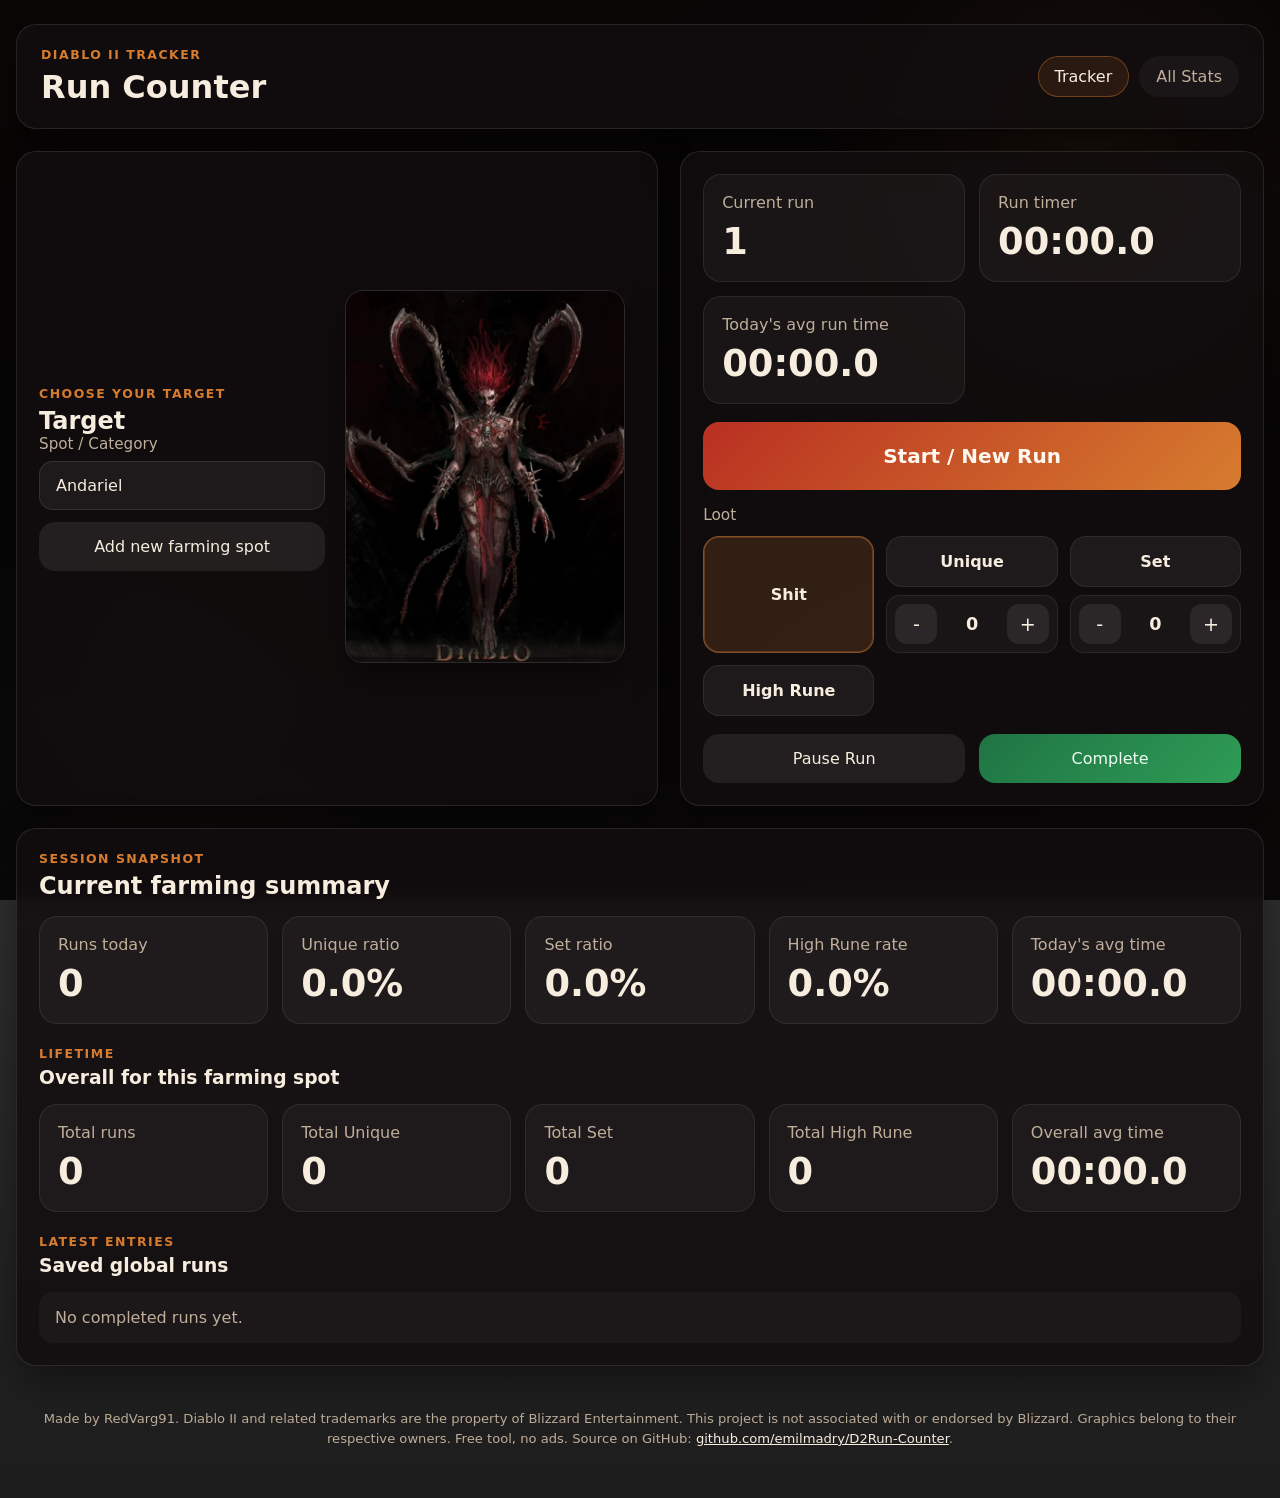
<file: index.html>
<!DOCTYPE html>
<html lang="en">
<head>
  <meta charset="UTF-8" />
  <meta name="viewport" content="width=device-width, initial-scale=1.0" />
  <title>Diablo II Run Counter</title>
  <link rel="stylesheet" href="styles.css" />
</head>
<body data-page="home">
  <div class="page-shell">
    <header class="topbar glass">
      <div>
        <p class="eyebrow">Diablo II Tracker</p>
        <h1>Run Counter</h1>
      </div>
      <nav class="topnav">
        <a class="nav-link active" href="index.html">Tracker</a>
        <a class="nav-link" href="stats.html">All Stats</a>
      </nav>
    </header>

    <main class="home-layout">
      <section class="spot-panel glass">
        <div class="spot-copy">
          <p class="eyebrow">Choose your target</p>
          <h2>Target</h2>
          <label class="field-label" for="farmSpot">Spot / Category</label>
          <select id="farmSpot" class="spot-select"></select>
          <button id="addSpotButton" class="secondary-button add-spot-button" type="button">Add new farming spot</button>

          <div id="rushDifficultyWrap" class="rush-config is-hidden" aria-hidden="true">
            <label class="field-label" for="rushDifficulty">Rush difficulty</label>
            <select id="rushDifficulty" class="spot-select">
              <option value="normal">Normal</option>
              <option value="nightmare">Nightmare</option>
              <option value="hell">Hell</option>
            </select>
          </div>
        </div>

        <div class="spot-art-wrap">
          <img id="spotImage" class="spot-art" src="assets/spots/andariel.png" alt="Selected target" />
        </div>
      </section>

      <section class="tracker-panel glass">
        <div class="run-meta">
          <div class="metric-card">
            <span class="metric-label" id="currentRunLabel">Current run</span>
            <strong id="currentRunNumber">1</strong>
          </div>
          <div class="metric-card">
            <span class="metric-label" id="timerLabel">Run timer</span>
            <strong id="runTimer">00:00.0</strong>
          </div>
          <div class="metric-card">
            <span class="metric-label" id="todayAvgLabel">Today's avg run time</span>
            <strong id="todayAverage">00:00.0</strong>
          </div>
        </div>

        <button id="newRunButton" class="primary-run-button">Start / New Run</button>

        <section id="lootSection" class="loot-section">
          <p class="section-label">Loot</p>
          <div class="loot-grid loot-grid-6">
            <button class="loot-button loot-shit active" data-loot="shit" type="button">Shit</button>

            <div id="uniqueDropControl" class="key-drop-control" aria-hidden="false">
              <button id="uniqueToggleButton" class="loot-button key-toggle-button" type="button">Unique</button>
              <div class="key-stepper">
                <button id="uniqueMinusButton" class="stepper-button" type="button">-</button>
                <strong id="uniqueCountDisplay">0</strong>
                <button id="uniquePlusButton" class="stepper-button" type="button">+</button>
              </div>
            </div>

            <div id="setDropControl" class="key-drop-control" aria-hidden="false">
              <button id="setToggleButton" class="loot-button key-toggle-button" type="button">Set</button>
              <div class="key-stepper">
                <button id="setMinusButton" class="stepper-button" type="button">-</button>
                <strong id="setCountDisplay">0</strong>
                <button id="setPlusButton" class="stepper-button" type="button">+</button>
              </div>
            </div>

            <button class="loot-button" data-loot="highRune" type="button">High Rune</button>

            <div id="keyDropControl" class="key-drop-control is-hidden" aria-hidden="true">
              <button id="keyToggleButton" class="loot-button key-toggle-button" type="button">Key</button>
              <div class="key-stepper">
                <button id="keyMinusButton" class="stepper-button" type="button">-</button>
                <strong id="keyCountDisplay">0</strong>
                <button id="keyPlusButton" class="stepper-button" type="button">+</button>
              </div>
            </div>

            <div id="heraldDropControl" class="key-drop-control is-hidden" aria-hidden="true">
              <button id="heraldToggleButton" class="loot-button key-toggle-button active" type="button" disabled>Heralds Killed</button>
              <div class="key-stepper">
                <button id="heraldMinusButton" class="stepper-button" type="button">-</button>
                <strong id="heraldCountDisplay">0</strong>
                <button id="heraldPlusButton" class="stepper-button" type="button">+</button>
              </div>
            </div>
          </div>
        </section>

        <section id="rushVisualSection" class="rush-visual-section is-hidden" aria-hidden="true">
          <img id="rushVisualImage" class="rush-visual-image" src="assets/tomb_symbols.png" alt="Rush tomb symbols" />
        </section>

        <div class="run-actions">
          <button id="pauseRunButton" class="secondary-button" type="button">Pause Run</button>
          <button id="completeRunButton" class="success-button" type="button">Complete</button>
        </div>
      </section>

      <section class="summary-panel glass">
        <div class="section-head">
          <div>
            <p class="eyebrow">Session snapshot</p>
            <h2 id="summaryHeading">Current selection summary</h2>
          </div>
        </div>

        <div id="farmSummary" class="summary-mode">
          <div class="summary-grid">
            <article class="summary-card">
              <span>Runs today</span>
              <strong id="summaryRunsToday">0</strong>
            </article>
            <article class="summary-card">
              <span>Unique ratio</span>
              <strong id="summaryUniqueRate">0%</strong>
            </article>
            <article class="summary-card">
              <span>Set ratio</span>
              <strong id="summarySetRate">0%</strong>
            </article>
            <article class="summary-card">
              <span>High Rune rate</span>
              <strong id="summaryHighRuneRate">0%</strong>
            </article>
            <article class="summary-card" id="summaryKeyRateCard">
              <span>Key ratio</span>
              <strong id="summaryKeyRate">N/A</strong>
            </article>
            <article class="summary-card" id="summaryKeysCard">
              <span># of keys</span>
              <strong id="summaryKeys">N/A</strong>
            </article>
            <article class="summary-card" id="summaryHeraldCountCard">
              <span>Heralds Killed</span>
              <strong id="summaryHeraldCount">N/A</strong>
            </article>
            <article class="summary-card">
              <span>Today's avg time</span>
              <strong id="summaryTodayAvg">00:00.0</strong>
            </article>
          </div>

          <div class="section-head compact">
            <div>
              <p class="eyebrow">Lifetime</p>
              <h3>Overall for this farming spot</h3>
            </div>
          </div>

          <div class="summary-grid compact-grid">
            <article class="summary-card compact">
              <span>Total runs</span>
              <strong id="overallRuns">0</strong>
            </article>
            <article class="summary-card compact">
              <span>Total Unique</span>
              <strong id="overallUnique">0</strong>
            </article>
            <article class="summary-card compact">
              <span>Total Set</span>
              <strong id="overallSet">0</strong>
            </article>
            <article class="summary-card compact">
              <span>Total High Rune</span>
              <strong id="overallHighRune">0</strong>
            </article>
            <article class="summary-card compact" id="overallKeysCard">
              <span># of keys</span>
              <strong id="overallKeys">N/A</strong>
            </article>
            <article class="summary-card compact" id="overallKeyRateCard">
              <span>Key ratio</span>
              <strong id="overallKeyRate">N/A</strong>
            </article>
            <article class="summary-card compact" id="overallHeraldCountCard">
              <span>Heralds Killed</span>
              <strong id="overallHeraldCount">N/A</strong>
            </article>
            <article class="summary-card compact">
              <span>Overall avg time</span>
              <strong id="overallAverage">00:00.0</strong>
            </article>
          </div>

          <div class="recent-runs-wrap">
            <div class="section-head compact">
              <div>
                <p class="eyebrow">Latest entries</p>
                <h3>Saved global runs</h3>
              </div>
            </div>
            <div id="recentRunsFarm" class="recent-runs empty-state">No completed runs yet.</div>
          </div>
        </div>

        <div id="rushSummary" class="summary-mode is-hidden">
          <div class="summary-grid">
            <article class="summary-card">
              <span>Rushes today</span>
              <strong id="rushSummaryTodayCount">0</strong>
            </article>
            <article class="summary-card">
              <span>Today's avg time</span>
              <strong id="rushSummaryTodayAvg">00:00.0</strong>
            </article>
            <article class="summary-card">
              <span>Today's fastest time</span>
              <strong id="rushSummaryTodayFastest">00:00.0</strong>
            </article>
            <article class="summary-card">
              <span>Total rushes</span>
              <strong id="rushSummaryOverallCount">0</strong>
            </article>
            <article class="summary-card">
              <span>Overall avg time</span>
              <strong id="rushSummaryOverallAvg">00:00.0</strong>
            </article>
            <article class="summary-card">
              <span>Fastest time</span>
              <strong id="rushSummaryOverallFastest">00:00.0</strong>
            </article>
          </div>

          <div class="recent-runs-wrap">
            <div class="section-head compact">
              <div>
                <p class="eyebrow">Latest entries</p>
                <h3>Saved rushes</h3>
              </div>
            </div>
            <div id="recentRunsRush" class="recent-runs empty-state">No completed rushes yet.</div>
          </div>
        </div>
      </section>
    </main>

    <footer class="app-footer" data-shared-footer></footer>
  </div>

  <div id="sessionModal" class="modal is-hidden" aria-hidden="true">
  <div class="modal-backdrop"></div>
  <div class="modal-dialog glass">
    <div class="modal-head">
      <div>
        <p class="eyebrow">Session complete</p>
        <h2>Review this session</h2>
      </div>
    </div>
    <div id="sessionModalBody" class="modal-body"></div>
    <div class="modal-actions">
      <button id="discardSessionButton" class="secondary-button" type="button">Discard</button>
      <button id="saveSessionButton" class="success-button" type="button">Save Session</button>
    </div>
  </div>
</div>

  <script src="shared.js"></script>
  <script src="app.js"></script>
</body>
</html>
</file>
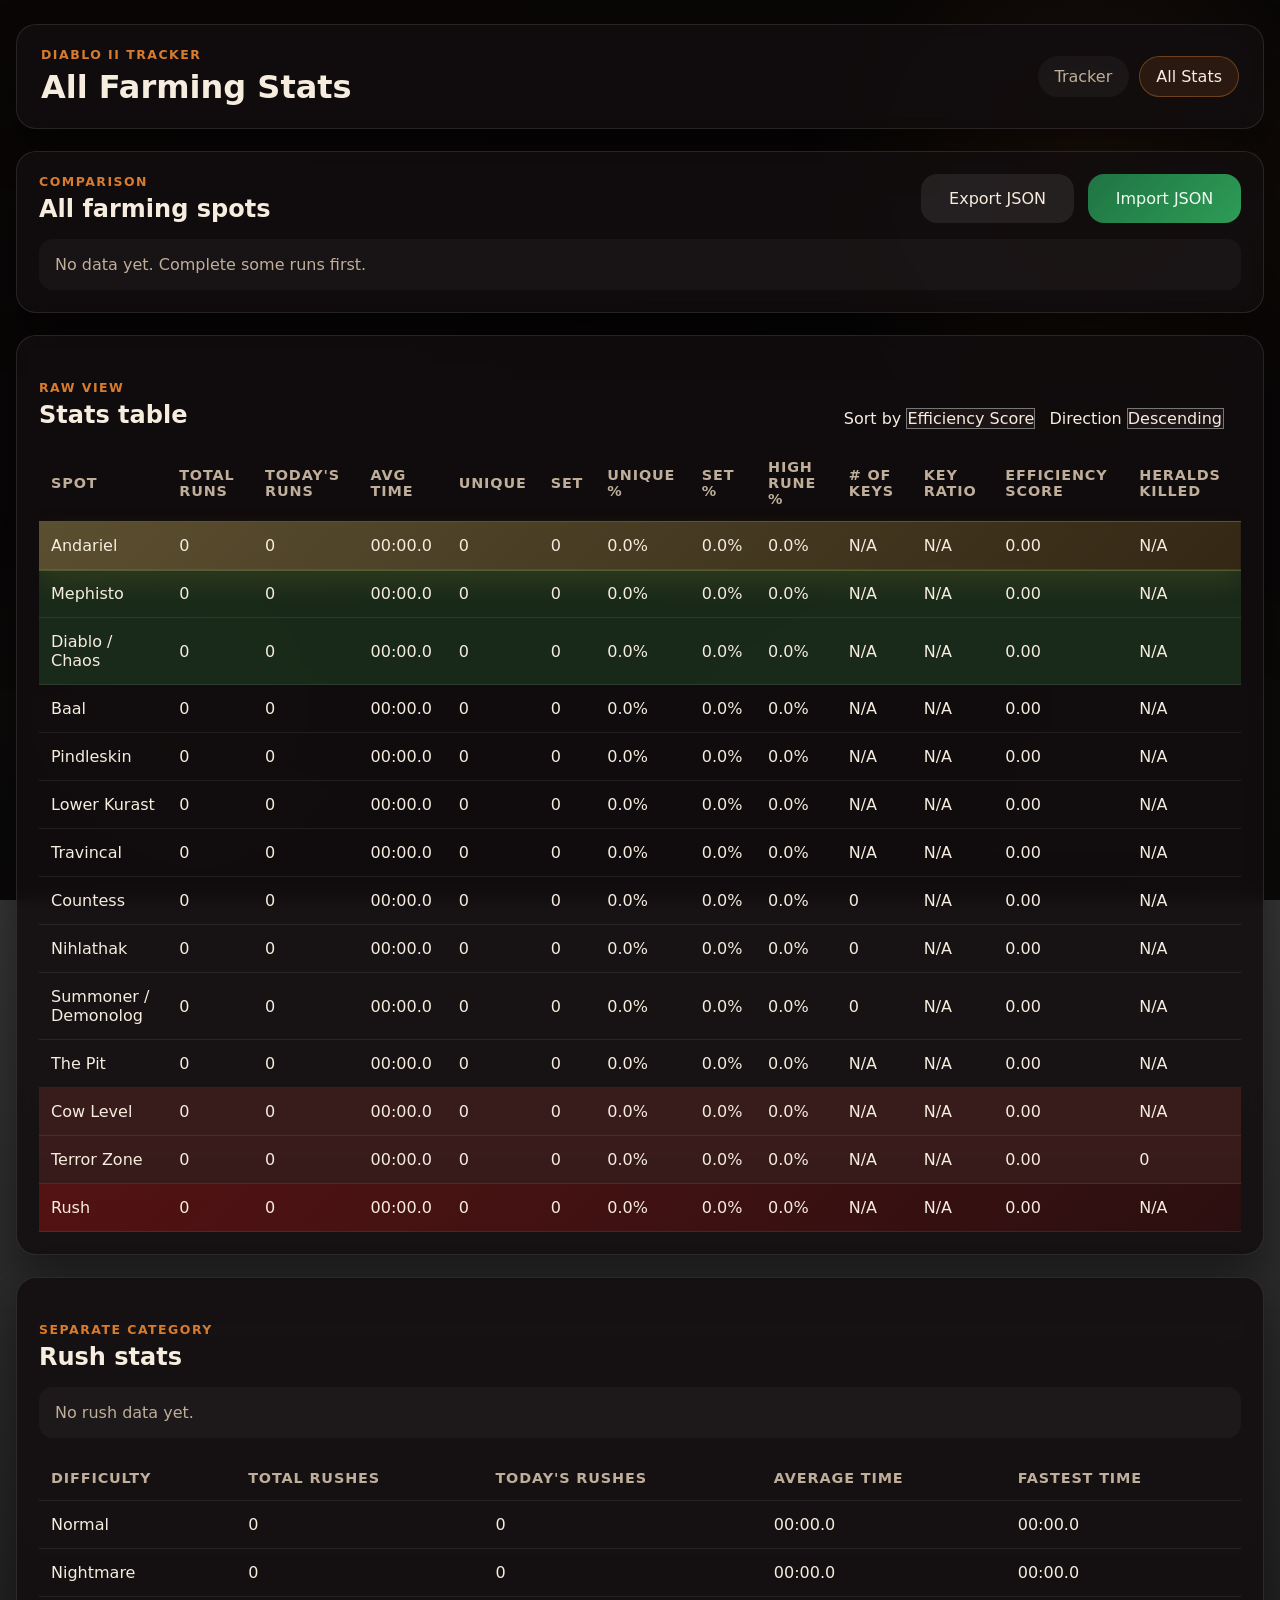
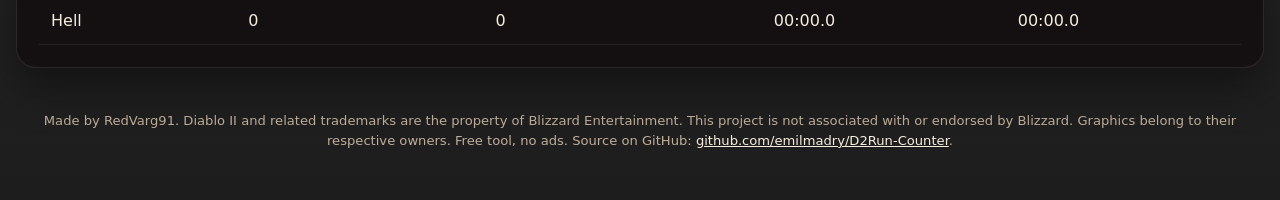
<file: stats.html>
<!DOCTYPE html>
<html lang="en">
<head>
  <meta charset="UTF-8" />
  <meta name="viewport" content="width=device-width, initial-scale=1.0" />
  <title>Diablo II Run Counter - Stats</title>
  <link rel="stylesheet" href="styles.css" />
</head>
<body data-page="stats">
  <div class="page-shell">
    <header class="topbar glass">
      <div>
        <p class="eyebrow">Diablo II Tracker</p>
        <h1>All Farming Stats</h1>
      </div>
      <nav class="topnav">
        <a class="nav-link" href="index.html">Tracker</a>
        <a class="nav-link active" href="stats.html">All Stats</a>
      </nav>
    </header>

    <main class="stats-layout">
      <section class="leaderboard-panel glass">
        <div class="section-head">
          <div>
            <p class="eyebrow">Comparison</p>
            <h2>All farming spots</h2>
          </div>
          <div class="backup-row backup-row-tight">
            <button id="exportJsonButton" class="secondary-button">Export JSON</button>
            <label class="import-label success-button">
              Import JSON
              <input id="importJsonInput" type="file" accept="application/json" hidden />
            </label>
          </div>
        </div>
        <div id="statsCards" class="stats-cards"></div>
      </section>

      <section class="table-panel glass">
        <div class="section-head compact table-header-controls">
          <div>
            <p class="eyebrow">Raw view</p>
            <h2>Stats table</h2>
          </div>
          <div class="table-filters">
            <label>
              <span>Sort by</span>
              <select id="sortBy">
                <option value="efficiencyPerMinute">Efficiency Score</option>
                <option value="totalRuns">Total Runs</option>
                <option value="todayRuns">Today's Runs</option>
                <option value="averageTimeMs">Average Time</option>
                <option value="uniqueCount">Unique</option>
                <option value="setCount">Set</option>
                <option value="uniqueRate">Unique %</option>
                <option value="setRate">Set %</option>
                <option value="highRuneRate">High Rune %</option>
                <option value="keyCount"># of Keys</option>
                <option value="keyRate">Key Ratio</option>
                <option value="heraldCount">Heralds Killed</option>
                <option value="spotName">Spot Name</option>
              </select>
            </label>
            <label>
              <span>Direction</span>
              <select id="sortDirection">
                <option value="desc">Descending</option>
                <option value="asc">Ascending</option>
              </select>
            </label>
          </div>
        </div>
        <div class="table-wrap">
          <table>
            <thead>
              <tr>
                <th>Spot</th>
                <th>Total Runs</th>
                <th>Today's Runs</th>
                <th>Avg Time</th>
                <th>Unique</th>
                <th>Set</th>
                <th>Unique %</th>
                <th>Set %</th>
                <th>High Rune %</th>
                <th># of Keys</th>
                <th>Key Ratio</th>
                <th>Efficiency Score</th>
                <th>Heralds Killed</th>
              </tr>
            </thead>
            <tbody id="statsTableBody"></tbody>
          </table>
        </div>
      </section>

      <section class="table-panel glass">
        <div class="section-head compact">
          <div>
            <p class="eyebrow">Separate category</p>
            <h2>Rush stats</h2>
          </div>
        </div>
        <div id="rushCards" class="stats-cards rush-cards"></div>
        <div class="table-wrap rush-table-wrap">
          <table>
            <thead>
              <tr>
                <th>Difficulty</th>
                <th>Total Rushes</th>
                <th>Today's Rushes</th>
                <th>Average Time</th>
                <th>Fastest Time</th>
              </tr>
            </thead>
            <tbody id="rushTableBody"></tbody>
          </table>
        </div>
      </section>
    </main>

    <footer class="app-footer" data-shared-footer></footer>
  </div>

  <script src="shared.js"></script>
  <script src="stats.js"></script>
</body>
</html>
</file>
<file: styles.css>
:root {
  --bg: #0d0a0b;
  --panel: rgba(19, 14, 15, 0.84);
  --panel-strong: rgba(30, 20, 21, 0.95);
  --border: rgba(255, 255, 255, 0.1);
  --text: #f6eddf;
  --muted: #bfae9a;
  --accent: #d77c2f;
  --accent-2: #b93021;
  --green: #398a43;
  --green-soft: rgba(57, 138, 67, 0.24);
  --red: #a33c34;
  --red-soft: rgba(163, 60, 52, 0.24);
  --gold-1: #f9de7e;
  --gold-2: #d8a93b;
  --blood: #c51313;
  --shadow: 0 18px 45px rgba(0, 0, 0, 0.45);
  --radius: 20px;
}

* {
  box-sizing: border-box;
}

body {
  margin: 0;
  min-height: 100vh;
  font-family: Inter, system-ui, -apple-system, BlinkMacSystemFont, "Segoe UI", sans-serif;
  color: var(--text);
  background:
    linear-gradient(rgba(5, 4, 4, 0.7), rgba(5, 4, 4, 0.9)),
    url("assets/ui/background.svg") center/cover fixed;
}

a {
  color: inherit;
  text-decoration: none;
}

button,
select,
input {
  font: inherit;
}

.page-shell {
  width: min(1260px, calc(100% - 32px));
  margin: 24px auto;
}

.app-footer {
  margin: 18px auto 0;
  padding: 12px 18px;
  max-width: 1260px;
  font-size: 0.82rem;
  line-height: 1.5;
  color: var(--muted);
  text-align: center;
}

.app-footer a {
  color: var(--text);
  text-decoration: underline;
}

.glass {
  background: var(--panel);
  border: 1px solid var(--border);
  box-shadow: var(--shadow);
  backdrop-filter: blur(8px);
}

.topbar {
  display: flex;
  justify-content: space-between;
  align-items: center;
  gap: 20px;
  padding: 22px 24px;
  border-radius: var(--radius);
  margin-bottom: 22px;
}

.topbar h1,
.section-head h2,
.section-head h3,
.spot-copy h2 {
  margin: 0;
}

.eyebrow {
  margin: 0 0 6px;
  color: var(--accent);
  text-transform: uppercase;
  letter-spacing: 0.12em;
  font-size: 0.78rem;
  font-weight: 700;
}

.topnav {
  display: flex;
  gap: 10px;
  flex-wrap: wrap;
}

.nav-link {
  padding: 10px 16px;
  border-radius: 999px;
  background: rgba(255, 255, 255, 0.04);
  border: 1px solid transparent;
  color: var(--muted);
}

.nav-link.active {
  color: var(--text);
  border-color: rgba(215, 124, 47, 0.4);
  background: rgba(215, 124, 47, 0.12);
}

.home-layout,
.stats-layout {
  display: grid;
  gap: 22px;
}

.home-layout {
  grid-template-columns: 1.1fr 1fr;
  grid-template-areas:
    "spot tracker"
    "summary summary";
}

.spot-panel,
.tracker-panel,
.summary-panel,
.stats-controls,
.leaderboard-panel,
.table-panel {
  border-radius: var(--radius);
  padding: 22px;
}

.spot-panel {
  grid-area: spot;
  display: grid;
  grid-template-columns: 1fr minmax(220px, 290px);
  gap: 20px;
  align-items: center;
}

.tracker-panel {
  grid-area: tracker;
}

.summary-panel {
  grid-area: summary;
}

.spot-select,
.controls-grid select {
  width: 100%;
  border-radius: 14px;
  border: 1px solid var(--border);
  background: rgba(255, 255, 255, 0.06);
  color: var(--text);
  padding: 14px 16px;
}

.field-label,
.controls-grid span {
  display: block;
  margin-bottom: 8px;
  color: var(--muted);
  font-size: 0.95rem;
}

.spot-description,
.helper-text {
  color: var(--muted);
  line-height: 1.5;
}

.spot-art-wrap {
  justify-self: end;
}

.spot-art {
  width: min(100%, 280px);
  aspect-ratio: 3 / 4;
  object-fit: cover;
  border-radius: 18px;
  border: 1px solid rgba(255,255,255,0.12);
  box-shadow: 0 16px 30px rgba(0,0,0,0.38);
}

.run-meta,
.summary-grid,
.controls-grid,
.backup-row,
.run-actions {
  display: grid;
  gap: 14px;
}

.run-meta,
.summary-grid {
  grid-template-columns: repeat(auto-fit, minmax(180px, 1fr));
}

.metric-card,
.summary-card {
  padding: 18px;
  border-radius: 18px;
  background: rgba(255,255,255,0.04);
  border: 1px solid rgba(255,255,255,0.08);
}

.metric-card strong,
.summary-card strong {
  display: block;
  margin-top: 8px;
  font-size: clamp(1.4rem, 3vw, 2.3rem);
}

.metric-label,
.summary-card span {
  color: var(--muted);
}

.primary-run-button,
.secondary-button,
.success-button,
.loot-button,
.import-label {
  border: 0;
  border-radius: 16px;
  padding: 15px 18px;
  cursor: pointer;
  transition: transform 0.15s ease, filter 0.15s ease, background 0.15s ease;
}

.primary-run-button {
  width: 100%;
  margin: 18px 0 12px;
  padding: 22px;
  font-size: 1.25rem;
  font-weight: 800;
  color: #fff9f1;
  background: linear-gradient(135deg, #b93021, #d77c2f);
}

.secondary-button {
  background: rgba(255,255,255,0.08);
  color: var(--text);
}

.success-button {
  background: linear-gradient(135deg, #1f7443, #2e9c56);
  color: #eefcf0;
}

.import-label {
  display: inline-flex;
  align-items: center;
  justify-content: center;
}

.primary-run-button:hover,
.secondary-button:hover,
.success-button:hover,
.loot-button:hover,
.import-label:hover {
  transform: translateY(-1px);
  filter: brightness(1.05);
}

.loot-section {
  margin-top: 4px;
}

.section-label {
  margin: 0 0 12px;
  font-size: 0.96rem;
  color: var(--muted);
}

.loot-grid {
  display: grid;
  grid-template-columns: repeat(3, 1fr);
  gap: 12px;
}

.loot-button {
  background: rgba(255,255,255,0.06);
  color: var(--text);
  border: 1px solid rgba(255,255,255,0.08);
  font-weight: 700;
}

.loot-button.active {
  border-color: rgba(215,124,47,0.6);
  background: rgba(215,124,47,0.22);
  box-shadow: inset 0 0 0 1px rgba(215,124,47,0.28);
}

.loot-button.loot-shit.active {
  background: rgba(121, 72, 38, 0.34);
  border-color: rgba(182, 114, 58, 0.6);
}

.run-actions,
.backup-row {
  grid-template-columns: repeat(auto-fit, minmax(150px, 1fr));
  margin-top: 18px;
}

.section-head {
  display: flex;
  justify-content: space-between;
  align-items: center;
  gap: 16px;
  margin-bottom: 16px;
}

.section-head.compact {
  margin-top: 22px;
}

.compact-grid {
  grid-template-columns: repeat(auto-fit, minmax(150px, 1fr));
}

.recent-runs {
  display: grid;
  gap: 12px;
}

.recent-run-item,
.stats-card {
  background: rgba(255,255,255,0.04);
  border: 1px solid rgba(255,255,255,0.08);
  border-radius: 18px;
  padding: 16px;
}

.recent-run-row,
.stats-card-top {
  display: flex;
  align-items: center;
  gap: 12px;
  margin-bottom: 12px;
  position: relative;
}

.stats-card-top h3 {
  flex: 1;
  margin: 0;
}

.reset-card-btn {
  background: none;
  border: none;
  color: var(--muted);
  cursor: pointer;
  font-size: 1.2rem;
  padding: 4px 8px;
  transition: color 0.15s ease;
  flex-shrink: 0;
}

.reset-card-btn:hover {
  color: var(--accent-2);
}

.stats-card-grid {
  display: grid;
  gap: 10px;
}

.hidden-col {
  display: none;
}

.recent-run-row {
  grid-template-columns: repeat(auto-fit, minmax(130px, 1fr));
}

.recent-run-item .title,
.stats-card h3 {
  margin: 0 0 10px;
}

.empty-state {
  color: var(--muted);
  padding: 16px;
  border-radius: 14px;
  background: rgba(255,255,255,0.03);
}

.stats-cards {
  display: grid;
  grid-template-columns: repeat(auto-fit, minmax(240px, 1fr));
  gap: 16px;
}

.stats-card-grid {
  grid-template-columns: repeat(2, minmax(0, 1fr));
}

.stats-card-grid > div {
  display: flex;
  flex-direction: column;
  gap: 4px;
}

.stats-card .mini {
  color: var(--muted);
  font-size: 0.92rem;
}

.table-wrap {
  overflow-x: auto;
}

.table-wrap table {
  width: 100%;
  border-collapse: collapse;
}

.table-wrap th,
.table-wrap td {
  text-align: left;
  padding: 14px 12px;
  border-bottom: 1px solid rgba(255,255,255,0.08);
}

.table-wrap th {
  color: var(--muted);
  font-size: 0.9rem;
  text-transform: uppercase;
  letter-spacing: 0.06em;
  cursor: pointer;
  transition: color 0.15s ease, background 0.15s ease;
}

.table-wrap th:hover {
  color: var(--text);
  background: rgba(255, 255, 255, 0.04);
}

.rank-top {
  background: var(--green-soft);
}

.rank-bottom {
  background: var(--red-soft);
}

.rank-best {
  background: linear-gradient(135deg, rgba(249, 222, 126, 0.32), rgba(216, 169, 59, 0.18));
  border-color: rgba(249, 222, 126, 0.46);
  box-shadow: 0 0 0 1px rgba(249,222,126,0.25), 0 12px 28px rgba(216,169,59,0.15);
}

.rank-worst {
  background: linear-gradient(135deg, rgba(197, 19, 19, 0.35), rgba(120, 7, 7, 0.22));
  border-color: rgba(197, 19, 19, 0.45);
}

.status-chip {
  display: inline-flex;
  align-items: center;
  gap: 6px;
  width: fit-content;
  padding: 6px 10px;
  border-radius: 999px;
  font-size: 0.78rem;
  font-weight: 700;
}

.status-chip.best { background: rgba(249, 222, 126, 0.18); color: var(--gold-1); }
.status-chip.top { background: rgba(57, 138, 67, 0.18); color: #79d986; }
.status-chip.bottom { background: rgba(163, 60, 52, 0.18); color: #e28d83; }
.status-chip.worst { background: rgba(197, 19, 19, 0.18); color: #ff7f7f; }
.status-chip.neutral { background: rgba(255,255,255,0.08); color: var(--muted); }

@media (max-width: 980px) {
  .home-layout {
    grid-template-columns: 1fr;
    grid-template-areas:
      "spot"
      "tracker"
      "summary";
  }

  .spot-panel {
    grid-template-columns: 1fr;
  }

  .spot-art-wrap {
    justify-self: start;
  }
}

@media (max-width: 640px) {
  .page-shell {
    width: min(100% - 18px, 100%);
    margin: 10px auto 24px;
  }

  .topbar,
  .spot-panel,
  .tracker-panel,
  .summary-panel,
  .stats-controls,
  .leaderboard-panel,
  .table-panel {
    padding: 16px;
    border-radius: 18px;
  }

  .topbar {
    flex-direction: column;
    align-items: stretch;
  }

  .loot-grid {
    grid-template-columns: 1fr;
  }
}


select {
  appearance: none;
}

select, select option {
  background: #1c1415;
  color: #f6eddf;
}

select:focus {
  outline: 2px solid rgba(215, 124, 47, 0.45);
  outline-offset: 1px;
}

.loot-grid-4 {
  grid-template-columns: repeat(4, minmax(0, 1fr));
  align-items: stretch;
}

.key-drop-control {
  display: grid;
  grid-template-columns: 1fr;
  gap: 8px;
  min-width: 0;
}

.key-drop-control.is-hidden {
  display: none;
}

.key-toggle-button {
  width: 100%;
}

.key-stepper {
  display: grid;
  grid-template-columns: 42px 1fr 42px;
  align-items: center;
  gap: 8px;
  border-radius: 14px;
  border: 1px solid rgba(255,255,255,0.08);
  background: rgba(255,255,255,0.04);
  padding: 8px;
}

.stepper-button {
  border: 0;
  border-radius: 12px;
  min-height: 40px;
  cursor: pointer;
  background: rgba(255,255,255,0.08);
  color: var(--text);
  font-size: 1.2rem;
}

#keyCountDisplay {
  text-align: center;
  font-size: 1.1rem;
}

.backup-row-tight {
  margin-top: 0;
  min-width: min(100%, 320px);
}

.table-header-controls {
  align-items: end;
}

.table-filters {
  display: grid;
  grid-template-columns: repeat(2, minmax(170px, 1fr));
  gap: 14px;
  min-width: min(100%, 380px);
}

.table-filters label,
.controls-grid label {
  display: block;
}

.mini-label {
  display: block;
  color: var(--muted);
  margin-bottom: 6px;
  font-size: 0.9rem;
}

@media (max-width: 900px) {
  .loot-grid-4,
  .table-filters {
    grid-template-columns: 1fr;
  }

  .table-header-controls,
  .section-head {
    align-items: stretch;
  }
}


.rush-config {
  margin-top: 14px;
}

.primary-run-button.is-disabled,
.primary-run-button:disabled {
  cursor: not-allowed;
  filter: grayscale(0.2) brightness(0.8);
  opacity: 0.72;
  transform: none;
}

.summary-mode {
  display: block;
}

.rush-cards {
  margin-bottom: 18px;
}

.rush-table-wrap {
  margin-top: 8px;
}


.herald-stepper {
  max-width: 260px;
}

#heraldCountDisplay {
  text-align: center;
  font-size: 1.1rem;
}


.loot-button:disabled {
  cursor: default;
  opacity: 1;
}

.is-hidden {
  display: none !important;
  pointer-events: none !important;
}

.rush-visual-section {
  margin-top: 12px;
}

.rush-visual-image {
  display: block;
  width: 100%;
  max-width: 100%;
  height: auto;
  border-radius: 16px;
  border: 1px solid rgba(255,255,255,0.08);
  background: rgba(255,255,255,0.03);
  box-shadow: 0 12px 24px rgba(0,0,0,0.24);
}




.modal {
  position: fixed;
  inset: 0;
  z-index: 1000;
  display: grid;
  place-items: center;
  padding: 20px;
}

.modal-backdrop {
  position: absolute;
  inset: 0;
  background: rgba(0, 0, 0, 0.6);
}

.modal-dialog {
  position: relative;
  z-index: 1;
  width: min(720px, 100%);
  border-radius: 22px;
  padding: 22px;
}

.modal-head {
  margin-bottom: 16px;
}

.modal-body {
  margin-bottom: 18px;
}

.modal-summary-grid {
  display: grid;
  grid-template-columns: repeat(auto-fit, minmax(150px, 1fr));
  gap: 14px;
}

.modal-actions {
  display: grid;
  grid-template-columns: repeat(auto-fit, minmax(160px, 1fr));
  gap: 12px;
}


.add-spot-button {
  margin-top: 12px;
  width: 100%;
}

.loot-grid-6 {
  grid-template-columns: repeat(auto-fit, minmax(140px, 1fr));
  align-items: stretch;
}

@media (max-width: 900px) {
  .loot-grid-6 {
    grid-template-columns: repeat(2, minmax(140px, 1fr));
  }
}

@media (max-width: 640px) {
  .loot-grid-6 {
    grid-template-columns: 1fr;
  }
}

#uniqueCountDisplay,
#setCountDisplay,
#keyCountDisplay,
#heraldCountDisplay {
  text-align: center;
  font-size: 1.1rem;
}
</file>
